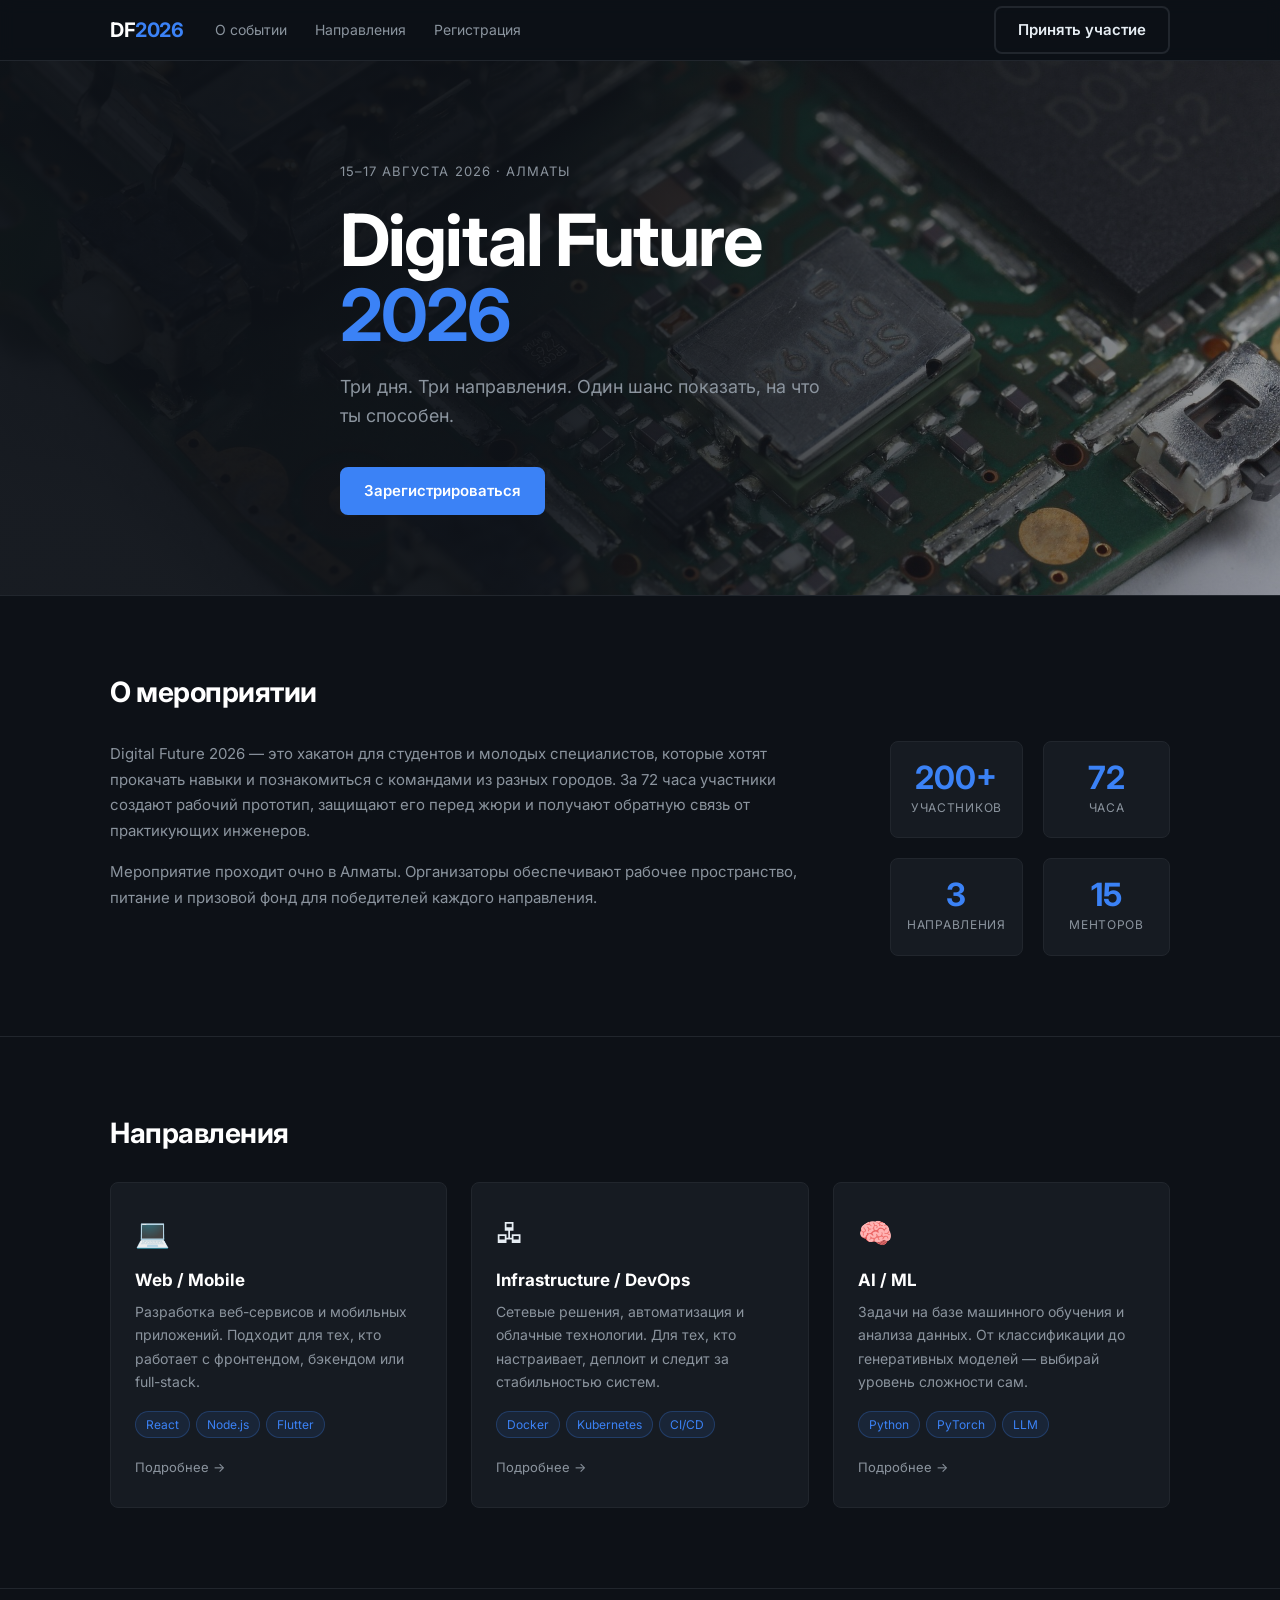
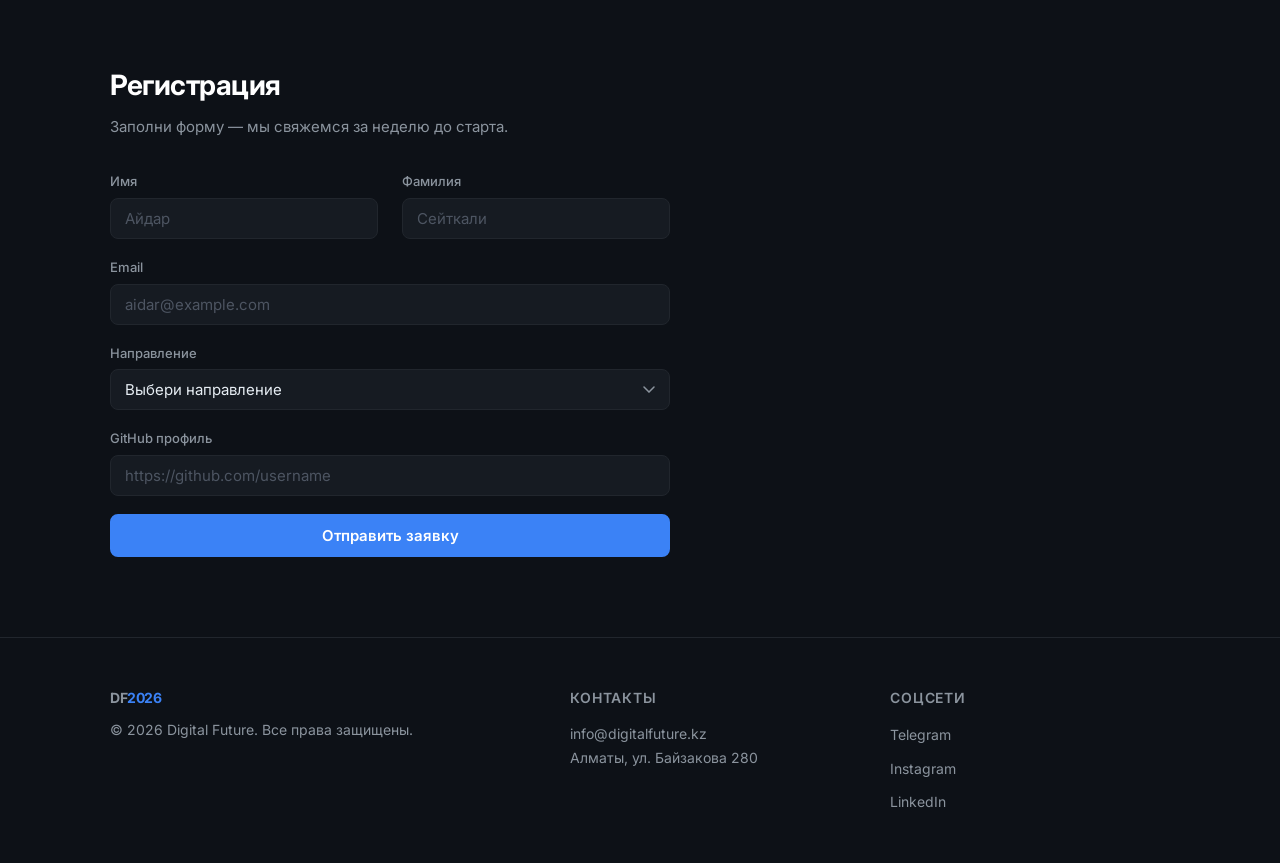
<file: index.html>
<!DOCTYPE html>
<html lang="ru">

<head>
    <meta charset="UTF-8" />
    <meta name="viewport" content="width=device-width, initial-scale=1.0" />
    <title>Digital Future 2026 — Хакатон</title>
    <link rel="stylesheet" href="css/style.css" />
    <link rel="preconnect" href="https://fonts.googleapis.com" />
    <link href="https://fonts.googleapis.com/css2?family=Inter:wght@400;500;600;700&display=swap" rel="stylesheet" />
</head>

<body>

    <!-- HEADER -->
    <header class="site-header">
        <div class="container header-inner">
            <a href="#" class="logo">DF<span>2026</span></a>
            <nav class="main-nav">
                <ul>
                    <li><a href="#about">О событии</a></li>
                    <li><a href="#tracks">Направления</a></li>
                    <li><a href="#registration">Регистрация</a></li>
                </ul>
            </nav>
            <a href="#registration" class="btn btn-outline">Принять участие</a>
            <button class="burger" aria-label="Открыть меню">&#9776;</button>
        </div>
    </header>

    <main>

        <!-- HERO -->
        <section class="hero" id="hero">
            <div class="container hero-content">
                <p class="hero-eyebrow">15–17 августа 2026 · Алматы</p>
                <h1>Digital Future<br /><span>2026</span></h1>
                <p class="hero-sub">Три дня. Три направления. Один шанс показать, на что ты способен.</p>
                <a href="#registration" class="btn btn-primary">Зарегистрироваться</a>
            </div>
        </section>

        <!-- ABOUT -->
        <section class="about" id="about">
            <div class="container">
                <h2 class="section-title">О мероприятии</h2>
                <div class="about-grid">
                    <div class="about-text">
                        <p>Digital Future 2026 — это хакатон для студентов и молодых специалистов, которые хотят
                            прокачать навыки и познакомиться с командами из разных городов. За 72 часа участники создают
                            рабочий прототип, защищают его перед жюри и получают обратную связь от практикующих
                            инженеров.</p>
                        <p>Мероприятие проходит очно в Алматы. Организаторы обеспечивают рабочее пространство, питание и
                            призовой фонд для победителей каждого направления.</p>
                    </div>
                    <ul class="about-stats">
                        <li><strong>200+</strong><span>участников</span></li>
                        <li><strong>72</strong><span>часа</span></li>
                        <li><strong>3</strong><span>направления</span></li>
                        <li><strong>15</strong><span>менторов</span></li>
                    </ul>
                </div>
            </div>
        </section>

        <!-- TRACKS -->
        <section class="tracks" id="tracks">
            <div class="container">
                <h2 class="section-title">Направления</h2>
                <div class="tracks-grid">

                    <a href="track-web.html" class="track-card">
                        <div class="track-icon">&#x1F4BB;</div>
                        <h3>Web / Mobile</h3>
                        <p>Разработка веб-сервисов и мобильных приложений. Подходит для тех, кто работает с фронтендом,
                            бэкендом или full-stack.</p>
                        <ul class="track-tags">
                            <li>React</li>
                            <li>Node.js</li>
                            <li>Flutter</li>
                        </ul>
                        <span class="track-card-more">Подробнее →</span>
                    </a>

                    <a href="track-devops.html" class="track-card">
                        <div class="track-icon">&#x1F5A7;</div>
                        <h3>Infrastructure / DevOps</h3>
                        <p>Сетевые решения, автоматизация и облачные технологии. Для тех, кто настраивает, деплоит и
                            следит за стабильностью систем.</p>
                        <ul class="track-tags">
                            <li>Docker</li>
                            <li>Kubernetes</li>
                            <li>CI/CD</li>
                        </ul>
                        <span class="track-card-more">Подробнее →</span>
                    </a>

                    <a href="track-ai.html" class="track-card">
                        <div class="track-icon">&#x1F9E0;</div>
                        <h3>AI / ML</h3>
                        <p>Задачи на базе машинного обучения и анализа данных. От классификации до генеративных моделей
                            — выбирай уровень сложности сам.</p>
                        <ul class="track-tags">
                            <li>Python</li>
                            <li>PyTorch</li>
                            <li>LLM</li>
                        </ul>
                        <span class="track-card-more">Подробнее →</span>
                    </a>

                </div>
            </div>
        </section>

        <!-- REGISTRATION -->
        <section class="registration" id="registration">
            <div class="container">
                <h2 class="section-title">Регистрация</h2>
                <p class="section-sub">Заполни форму — мы свяжемся за неделю до старта.</p>
                <form class="reg-form" id="reg-form" novalidate>
                    <div class="form-row">
                        <div class="form-group">
                            <label for="fname">Имя</label>
                            <input type="text" id="fname" name="fname" placeholder="Айдар" required />
                        </div>
                        <div class="form-group">
                            <label for="lname">Фамилия</label>
                            <input type="text" id="lname" name="lname" placeholder="Сейткали" required />
                        </div>
                    </div>
                    <div class="form-group">
                        <label for="email">Email</label>
                        <input type="email" id="email" name="email" placeholder="aidar@example.com" required />
                    </div>
                    <div class="form-group">
                        <label for="track">Направление</label>
                        <select id="track" name="track" required>
                            <option value="" disabled selected>Выбери направление</option>
                            <option value="web">Web / Mobile</option>
                            <option value="devops">Infrastructure / DevOps</option>
                            <option value="ai">AI / ML</option>
                        </select>
                    </div>
                    <div class="form-group">
                        <label for="github">GitHub профиль</label>
                        <input type="url" id="github" name="github" placeholder="https://github.com/username" />
                    </div>
                    <button type="submit" class="btn btn-primary btn-full">Отправить заявку</button>
                </form>
            </div>
        </section>

    </main>

    <footer class="site-footer">
        <div class="container footer-inner">
            <div class="footer-col">
                <p class="logo">DF<span>2026</span></p>
                <p class="footer-copy">&copy; 2026 Digital Future. Все права защищены.</p>
            </div>
            <div class="footer-col">
                <p class="footer-heading">Контакты</p>
                <p><a href="mailto:info@digitalfuture.kz">info@digitalfuture.kz</a></p>
                <p>Алматы, ул. Байзакова 280</p>
            </div>
            <div class="footer-col">
                <p class="footer-heading">Соцсети</p>
                <ul class="social-links">
                    <li><a href="#">Telegram</a></li>
                    <li><a href="#">Instagram</a></li>
                    <li><a href="#">LinkedIn</a></li>
                </ul>
            </div>
        </div>
    </footer>

    <script>
        document.querySelectorAll('a[href^="#"]').forEach(link => {
            link.addEventListener('click', e => {
                const target = document.querySelector(link.getAttribute('href'));
                if (target) {
                    e.preventDefault();
                    target.scrollIntoView({ behavior: 'smooth' });
                }
            });
        });

        const burger = document.querySelector('.burger');
        const nav = document.querySelector('.main-nav');
        burger.addEventListener('click', () => {
            nav.classList.toggle('open');
        });
        document.getElementById('reg-form').addEventListener('submit', function (e) {
            e.preventDefault();

            const fname = document.getElementById('fname').value.trim();
            const lname = document.getElementById('lname').value.trim();
            const email = document.getElementById('email').value.trim();
            const track = document.getElementById('track').value;

            if (!fname || !lname || !email || !track) {
                [document.getElementById('fname'), document.getElementById('lname'),
                document.getElementById('email'), document.getElementById('track')].forEach(el => {
                    if (!el.value.trim()) {
                        el.style.borderColor = '#ef4444';
                        el.addEventListener('input', () => el.style.borderColor = '', { once: true });
                    }
                });
                return;
            }

            const params = new URLSearchParams({ email });
            window.location.href = 'success.html?' + params.toString();
        });
    </script>

</body>

</html>
</file>
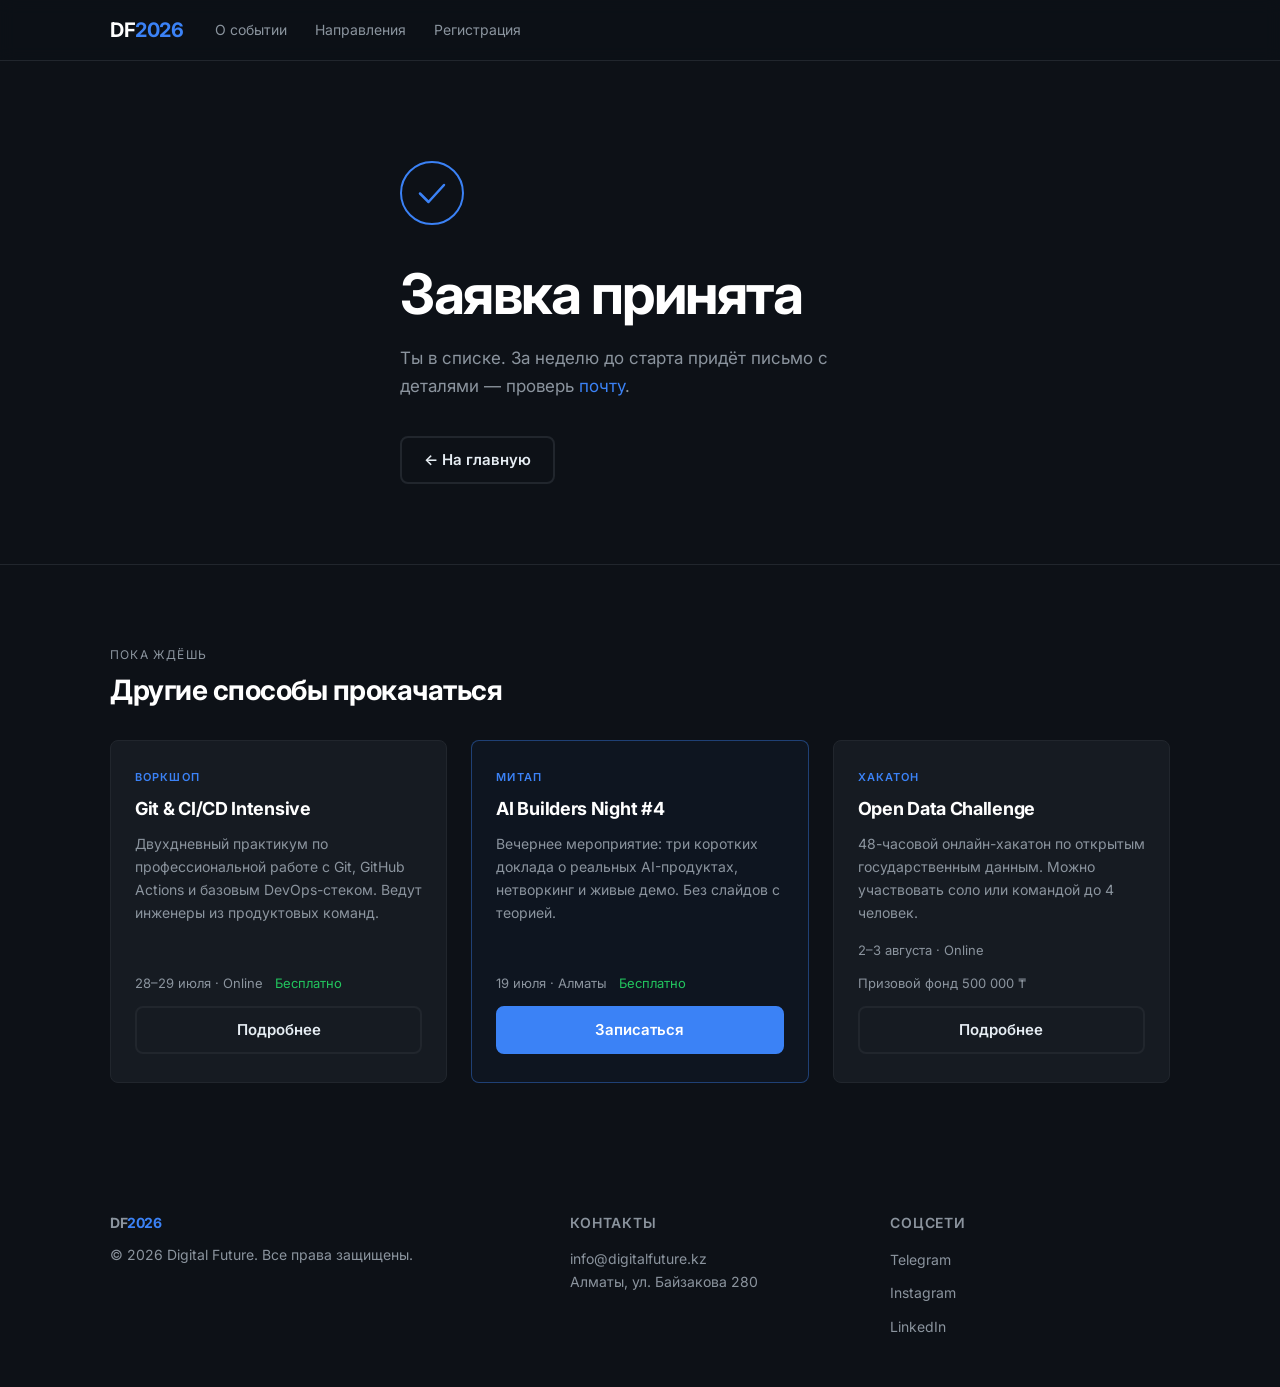
<file: success.html>
<!DOCTYPE html>
<html lang="ru">

<head>
    <meta charset="UTF-8" />
    <meta name="viewport" content="width=device-width, initial-scale=1.0" />
    <title>Заявка принята — Digital Future 2026</title>
    <link rel="stylesheet" href="css/style.css" />
    <link rel="stylesheet" href="css/success.css" />
    <link rel="preconnect" href="https://fonts.googleapis.com" />
    <link href="https://fonts.googleapis.com/css2?family=Inter:wght@400;500;600;700&display=swap" rel="stylesheet" />
</head>

<body>

    <header class="site-header">
        <div class="container header-inner">
            <a href="index.html" class="logo">DF<span>2026</span></a>
            <nav class="main-nav">
                <ul>
                    <li><a href="index.html#about">О событии</a></li>
                    <li><a href="index.html#tracks">Направления</a></li>
                    <li><a href="index.html#registration">Регистрация</a></li>
                </ul>
            </nav>
            <button class="burger" aria-label="Открыть меню">&#9776;</button>
        </div>
    </header>

    <main>
        <section class="success-hero">
            <div class="container success-content">
                <div class="success-icon" aria-hidden="true">
                    <svg width="64" height="64" viewBox="0 0 64 64" fill="none" xmlns="http://www.w3.org/2000/svg">
                        <circle cx="32" cy="32" r="31" stroke="#3b82f6" stroke-width="2"/>
                        <path d="M20 32.5L28.5 41L44 24" stroke="#3b82f6" stroke-width="2.5" stroke-linecap="round" stroke-linejoin="round"/>
                    </svg>
                </div>
                <h1>Заявка принята</h1>
                <p class="success-lead">Ты в списке. За неделю до старта придёт письмо с деталями — проверь <span id="user-email">почту</span>.</p>
                <a href="index.html" class="btn btn-outline">← На главную</a>
            </div>
        </section>

        <section class="also-section">
            <div class="container">
                <p class="also-eyebrow">Пока ждёшь</p>
                <h2 class="section-title">Другие способы прокачаться</h2>
                <div class="also-grid">

                    <article class="also-card">
                        <div class="also-card-tag">Воркшоп</div>
                        <h3>Git & CI/CD Intensive</h3>
                        <p>Двухдневный практикум по профессиональной работе с Git, GitHub Actions и базовым DevOps-стеком. Ведут инженеры из продуктовых команд.</p>
                        <div class="also-card-meta">
                            <span>28–29 июля · Online</span>
                            <span class="also-card-free">Бесплатно</span>
                        </div>
                        <a href="#" class="btn btn-outline">Подробнее</a>
                    </article>

                    <article class="also-card also-card--accent">
                        <div class="also-card-tag">Митап</div>
                        <h3>AI Builders Night #4</h3>
                        <p>Вечернее мероприятие: три коротких доклада о реальных AI-продуктах, нетворкинг и живые демо. Без слайдов с теорией.</p>
                        <div class="also-card-meta">
                            <span>19 июля · Алматы</span>
                            <span class="also-card-free">Бесплатно</span>
                        </div>
                        <a href="#" class="btn btn-primary">Записаться</a>
                    </article>

                    <article class="also-card">
                        <div class="also-card-tag">Хакатон</div>
                        <h3>Open Data Challenge</h3>
                        <p>48-часовой онлайн-хакатон по открытым государственным данным. Можно участвовать соло или командой до 4 человек.</p>
                        <div class="also-card-meta">
                            <span>2–3 августа · Online</span>
                            <span>Призовой фонд 500 000 ₸</span>
                        </div>
                        <a href="#" class="btn btn-outline">Подробнее</a>
                    </article>

                </div>
            </div>
        </section>
    </main>

    <footer class="site-footer">
        <div class="container footer-inner">
            <div class="footer-col">
                <p class="logo">DF<span>2026</span></p>
                <p class="footer-copy">&copy; 2026 Digital Future. Все права защищены.</p>
            </div>
            <div class="footer-col">
                <p class="footer-heading">Контакты</p>
                <p><a href="mailto:info@digitalfuture.kz">info@digitalfuture.kz</a></p>
                <p>Алматы, ул. Байзакова 280</p>
            </div>
            <div class="footer-col">
                <p class="footer-heading">Соцсети</p>
                <ul class="social-links">
                    <li><a href="#">Telegram</a></li>
                    <li><a href="#">Instagram</a></li>
                    <li><a href="#">LinkedIn</a></li>
                </ul>
            </div>
        </div>
    </footer>

    <script>
        const burger = document.querySelector('.burger');
        const nav = document.querySelector('.main-nav');
        burger.addEventListener('click', () => nav.classList.toggle('open'));

        // подставить email из URL если передали: success.html?email=...
        const params = new URLSearchParams(window.location.search);
        if (params.get('email')) {
            document.getElementById('user-email').textContent = params.get('email');
        }
    </script>

</body>
</html>
</file>
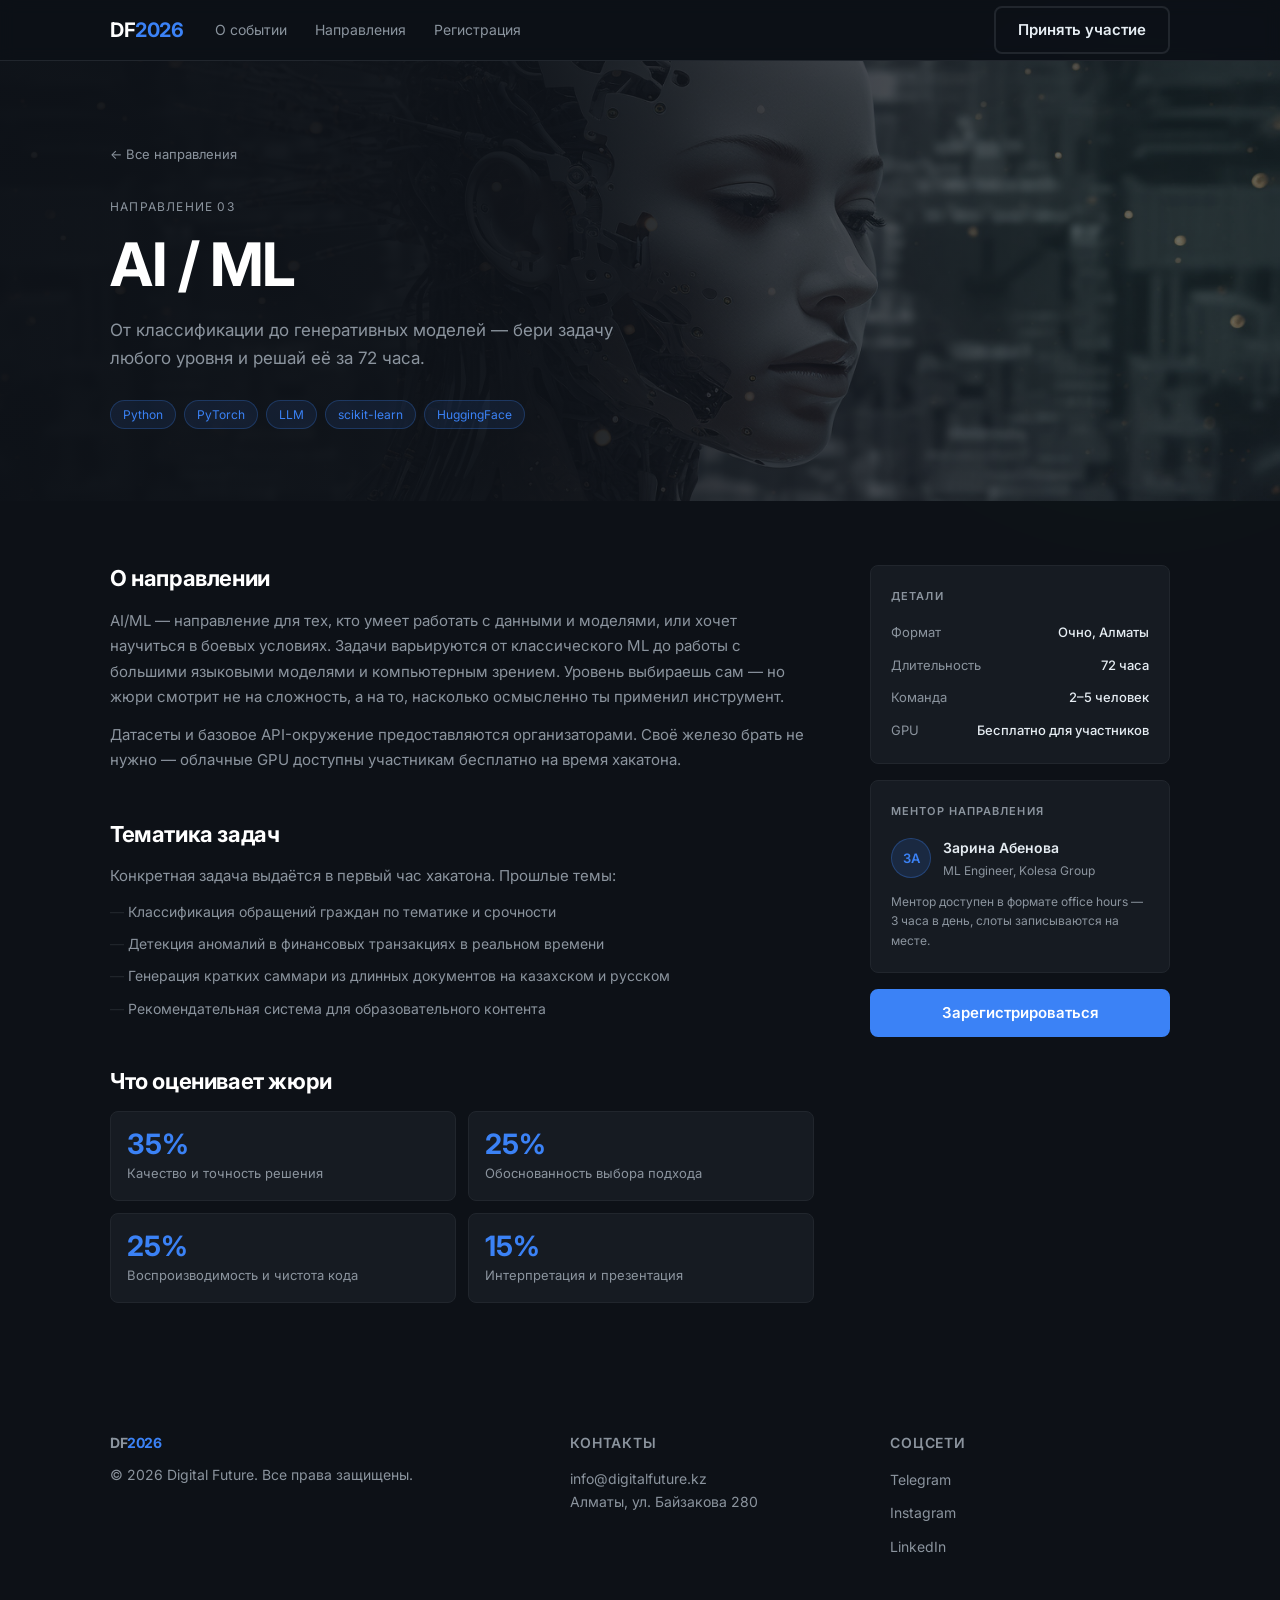
<file: track-ai.html>
<!DOCTYPE html>
<html lang="ru">

<head>
    <meta charset="UTF-8" />
    <meta name="viewport" content="width=device-width, initial-scale=1.0" />
    <title>AI / ML — Digital Future 2026</title>
    <link rel="stylesheet" href="css/style.css" />
    <link rel="stylesheet" href="css/track.css" />
    <link rel="preconnect" href="https://fonts.googleapis.com" />
    <link href="https://fonts.googleapis.com/css2?family=Inter:wght@400;500;600;700&display=swap" rel="stylesheet" />
</head>

<body>

    <header class="site-header">
        <div class="container header-inner">
            <a href="index.html" class="logo">DF<span>2026</span></a>
            <nav class="main-nav">
                <ul>
                    <li><a href="index.html#about">О событии</a></li>
                    <li><a href="index.html#tracks">Направления</a></li>
                    <li><a href="index.html#registration">Регистрация</a></li>
                </ul>
            </nav>
            <a href="index.html#registration" class="btn btn-outline">Принять участие</a>
            <button class="burger" aria-label="Открыть меню">&#9776;</button>
        </div>
    </header>

    <main>

        <section class="track-hero track-hero--ai">
            <div class="container">
                <a href="index.html#tracks" class="track-back">← Все направления</a>
                <div class="track-hero-label">Направление 03</div>
                <h1>AI / ML</h1>
                <p class="track-hero-sub">От классификации до генеративных моделей — бери задачу любого уровня и решай
                    её за 72 часа.</p>
                <div class="track-hero-tags">
                    <span>Python</span><span>PyTorch</span><span>LLM</span><span>scikit-learn</span><span>HuggingFace</span>
                </div>
            </div>
        </section>

        <section class="track-body">
            <div class="container track-layout">

                <div class="track-main">

                    <div class="track-block">
                        <h2>О направлении</h2>
                        <p>AI/ML — направление для тех, кто умеет работать с данными и моделями, или хочет научиться в
                            боевых условиях. Задачи варьируются от классического ML до работы с большими языковыми
                            моделями и компьютерным зрением. Уровень выбираешь сам — но жюри смотрит не на сложность, а
                            на то, насколько осмысленно ты применил инструмент.</p>
                        <p>Датасеты и базовое API-окружение предоставляются организаторами. Своё железо брать не нужно —
                            облачные GPU доступны участникам бесплатно на время хакатона.</p>
                    </div>

                    <div class="track-block">
                        <h2>Тематика задач</h2>
                        <p>Конкретная задача выдаётся в первый час хакатона. Прошлые темы:</p>
                        <ul class="track-list">
                            <li>Классификация обращений граждан по тематике и срочности</li>
                            <li>Детекция аномалий в финансовых транзакциях в реальном времени</li>
                            <li>Генерация кратких саммари из длинных документов на казахском и русском</li>
                            <li>Рекомендательная система для образовательного контента</li>
                        </ul>
                    </div>

                    <div class="track-block">
                        <h2>Что оценивает жюри</h2>
                        <div class="criteria-grid">
                            <div class="criteria-item">
                                <div class="criteria-num">35%</div>
                                <div class="criteria-label">Качество и точность решения</div>
                            </div>
                            <div class="criteria-item">
                                <div class="criteria-num">25%</div>
                                <div class="criteria-label">Обоснованность выбора подхода</div>
                            </div>
                            <div class="criteria-item">
                                <div class="criteria-num">25%</div>
                                <div class="criteria-label">Воспроизводимость и чистота кода</div>
                            </div>
                            <div class="criteria-item">
                                <div class="criteria-num">15%</div>
                                <div class="criteria-label">Интерпретация и презентация</div>
                            </div>
                        </div>
                    </div>

                </div>

                <aside class="track-sidebar">
                    <div class="sidebar-card">
                        <div class="sidebar-heading">Детали</div>
                        <ul class="sidebar-info">
                            <li><span>Формат</span><strong>Очно, Алматы</strong></li>
                            <li><span>Длительность</span><strong>72 часа</strong></li>
                            <li><span>Команда</span><strong>2–5 человек</strong></li>
                            <li><span>GPU</span><strong>Бесплатно для участников</strong></li>
                        </ul>
                    </div>

                    <div class="sidebar-card">
                        <div class="sidebar-heading">Ментор направления</div>
                        <div class="mentor-card">
                            <div class="mentor-avatar">ЗА</div>
                            <div>
                                <div class="mentor-name">Зарина Абенова</div>
                                <div class="mentor-role">ML Engineer, Kolesa Group</div>
                            </div>
                        </div>
                        <p class="sidebar-note">Ментор доступен в формате office hours — 3 часа в день, слоты
                            записываются на месте.</p>
                    </div>

                    <a href="index.html#registration" class="btn btn-primary btn-full">Зарегистрироваться</a>
                </aside>

            </div>
        </section>

    </main>

    <footer class="site-footer">
        <div class="container footer-inner">
            <div class="footer-col">
                <p class="logo">DF<span>2026</span></p>
                <p class="footer-copy">&copy; 2026 Digital Future. Все права защищены.</p>
            </div>
            <div class="footer-col">
                <p class="footer-heading">Контакты</p>
                <p><a href="mailto:info@digitalfuture.kz">info@digitalfuture.kz</a></p>
                <p>Алматы, ул. Байзакова 280</p>
            </div>
            <div class="footer-col">
                <p class="footer-heading">Соцсети</p>
                <ul class="social-links">
                    <li><a href="#">Telegram</a></li>
                    <li><a href="#">Instagram</a></li>
                    <li><a href="#">LinkedIn</a></li>
                </ul>
            </div>
        </div>
    </footer>

    <script>
        const burger = document.querySelector('.burger');
        const nav = document.querySelector('.main-nav');
        burger.addEventListener('click', () => nav.classList.toggle('open'));
    </script>

</body>

</html>
</file>
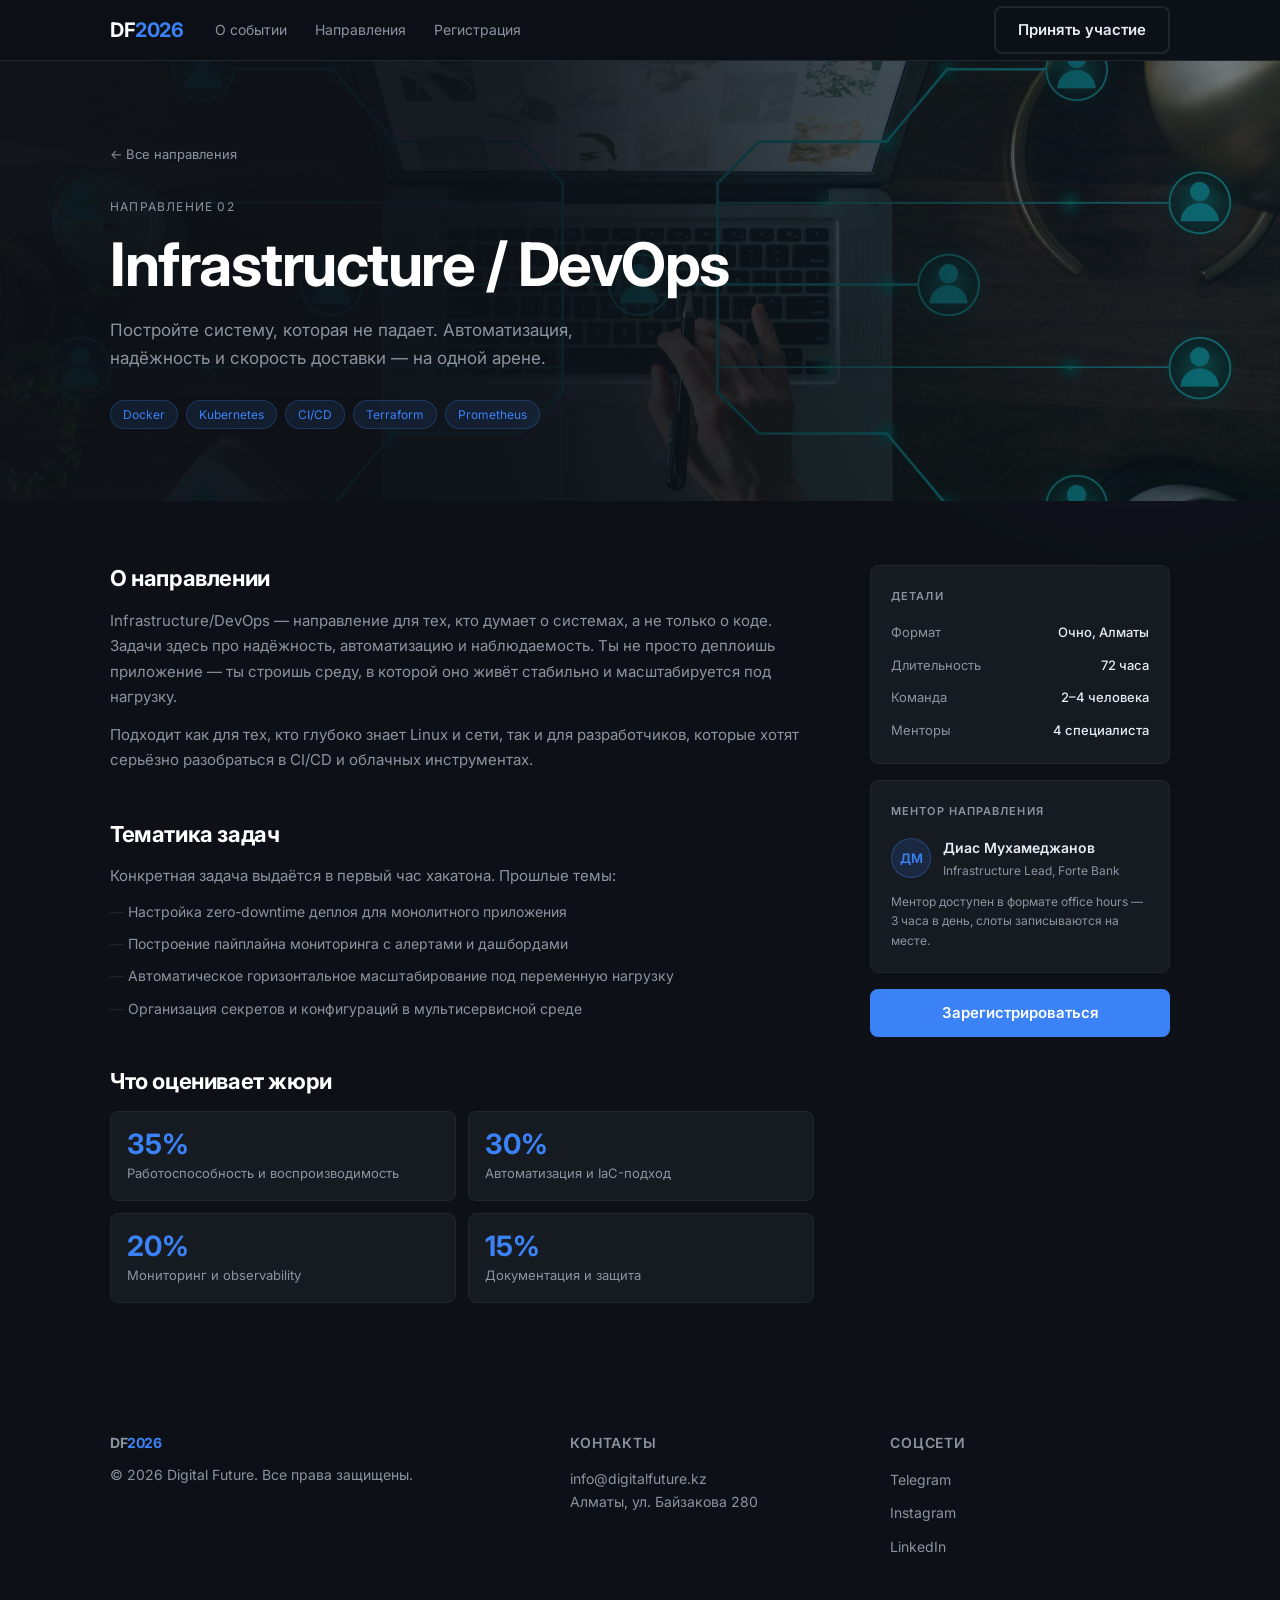
<file: track-devops.html>
<!DOCTYPE html>
<html lang="ru">

<head>
    <meta charset="UTF-8" />
    <meta name="viewport" content="width=device-width, initial-scale=1.0" />
    <title>Infrastructure / DevOps — Digital Future 2026</title>
    <link rel="stylesheet" href="css/style.css" />
    <link rel="stylesheet" href="css/track.css" />
    <link rel="preconnect" href="https://fonts.googleapis.com" />
    <link href="https://fonts.googleapis.com/css2?family=Inter:wght@400;500;600;700&display=swap" rel="stylesheet" />
</head>

<body>

    <header class="site-header">
        <div class="container header-inner">
            <a href="index.html" class="logo">DF<span>2026</span></a>
            <nav class="main-nav">
                <ul>
                    <li><a href="index.html#about">О событии</a></li>
                    <li><a href="index.html#tracks">Направления</a></li>
                    <li><a href="index.html#registration">Регистрация</a></li>
                </ul>
            </nav>
            <a href="index.html#registration" class="btn btn-outline">Принять участие</a>
            <button class="burger" aria-label="Открыть меню">&#9776;</button>
        </div>
    </header>

    <main>

        <section class="track-hero track-hero--devops">
            <div class="container">
                <a href="index.html#tracks" class="track-back">← Все направления</a>
                <div class="track-hero-label">Направление 02</div>
                <h1>Infrastructure / DevOps</h1>
                <p class="track-hero-sub">Постройте систему, которая не падает. Автоматизация, надёжность и скорость
                    доставки — на одной арене.</p>
                <div class="track-hero-tags">
                    <span>Docker</span><span>Kubernetes</span><span>CI/CD</span><span>Terraform</span><span>Prometheus</span>
                </div>
            </div>
        </section>

        <section class="track-body">
            <div class="container track-layout">

                <div class="track-main">

                    <div class="track-block">
                        <h2>О направлении</h2>
                        <p>Infrastructure/DevOps — направление для тех, кто думает о системах, а не только о коде.
                            Задачи здесь про надёжность, автоматизацию и наблюдаемость. Ты не просто деплоишь приложение
                            — ты строишь среду, в которой оно живёт стабильно и масштабируется под нагрузку.</p>
                        <p>Подходит как для тех, кто глубоко знает Linux и сети, так и для разработчиков, которые хотят
                            серьёзно разобраться в CI/CD и облачных инструментах.</p>
                    </div>

                    <div class="track-block">
                        <h2>Тематика задач</h2>
                        <p>Конкретная задача выдаётся в первый час хакатона. Прошлые темы:</p>
                        <ul class="track-list">
                            <li>Настройка zero-downtime деплоя для монолитного приложения</li>
                            <li>Построение пайплайна мониторинга с алертами и дашбордами</li>
                            <li>Автоматическое горизонтальное масштабирование под переменную нагрузку</li>
                            <li>Организация секретов и конфигураций в мультисервисной среде</li>
                        </ul>
                    </div>

                    <div class="track-block">
                        <h2>Что оценивает жюри</h2>
                        <div class="criteria-grid">
                            <div class="criteria-item">
                                <div class="criteria-num">35%</div>
                                <div class="criteria-label">Работоспособность и воспроизводимость</div>
                            </div>
                            <div class="criteria-item">
                                <div class="criteria-num">30%</div>
                                <div class="criteria-label">Автоматизация и IaC-подход</div>
                            </div>
                            <div class="criteria-item">
                                <div class="criteria-num">20%</div>
                                <div class="criteria-label">Мониторинг и observability</div>
                            </div>
                            <div class="criteria-item">
                                <div class="criteria-num">15%</div>
                                <div class="criteria-label">Документация и защита</div>
                            </div>
                        </div>
                    </div>

                </div>

                <aside class="track-sidebar">
                    <div class="sidebar-card">
                        <div class="sidebar-heading">Детали</div>
                        <ul class="sidebar-info">
                            <li><span>Формат</span><strong>Очно, Алматы</strong></li>
                            <li><span>Длительность</span><strong>72 часа</strong></li>
                            <li><span>Команда</span><strong>2–4 человека</strong></li>
                            <li><span>Менторы</span><strong>4 специалиста</strong></li>
                        </ul>
                    </div>

                    <div class="sidebar-card">
                        <div class="sidebar-heading">Ментор направления</div>
                        <div class="mentor-card">
                            <div class="mentor-avatar">ДМ</div>
                            <div>
                                <div class="mentor-name">Диас Мухамеджанов</div>
                                <div class="mentor-role">Infrastructure Lead, Forte Bank</div>
                            </div>
                        </div>
                        <p class="sidebar-note">Ментор доступен в формате office hours — 3 часа в день, слоты
                            записываются на месте.</p>
                    </div>

                    <a href="index.html#registration" class="btn btn-primary btn-full">Зарегистрироваться</a>
                </aside>

            </div>
        </section>

    </main>

    <footer class="site-footer">
        <div class="container footer-inner">
            <div class="footer-col">
                <p class="logo">DF<span>2026</span></p>
                <p class="footer-copy">&copy; 2026 Digital Future. Все права защищены.</p>
            </div>
            <div class="footer-col">
                <p class="footer-heading">Контакты</p>
                <p><a href="mailto:info@digitalfuture.kz">info@digitalfuture.kz</a></p>
                <p>Алматы, ул. Байзакова 280</p>
            </div>
            <div class="footer-col">
                <p class="footer-heading">Соцсети</p>
                <ul class="social-links">
                    <li><a href="#">Telegram</a></li>
                    <li><a href="#">Instagram</a></li>
                    <li><a href="#">LinkedIn</a></li>
                </ul>
            </div>
        </div>
    </footer>

    <script>
        const burger = document.querySelector('.burger');
        const nav = document.querySelector('.main-nav');
        burger.addEventListener('click', () => nav.classList.toggle('open'));
    </script>

</body>

</html>
</file>
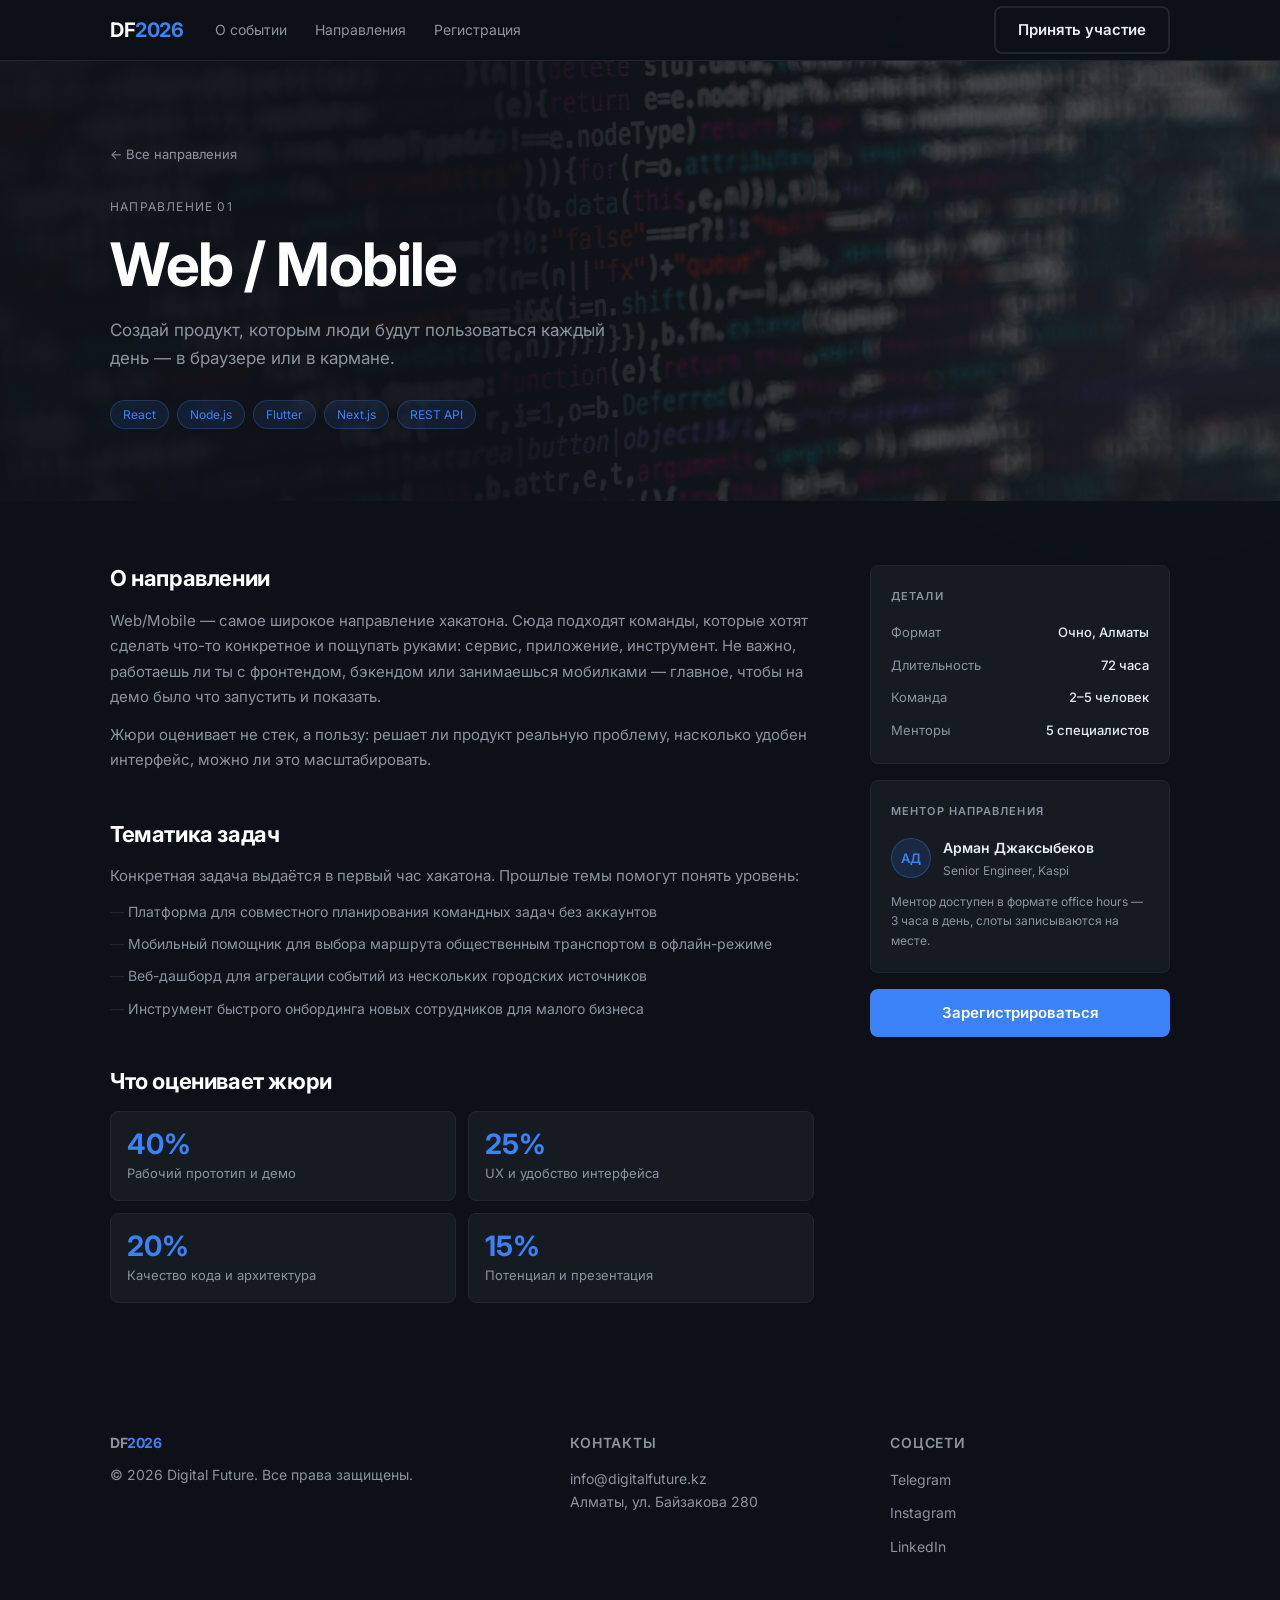
<file: track-web.html>
<!DOCTYPE html>
<html lang="ru">

<head>
    <meta charset="UTF-8" />
    <meta name="viewport" content="width=device-width, initial-scale=1.0" />
    <title>Web / Mobile — Digital Future 2026</title>
    <link rel="stylesheet" href="css/style.css" />
    <link rel="stylesheet" href="css/track.css" />
    <link rel="preconnect" href="https://fonts.googleapis.com" />
    <link href="https://fonts.googleapis.com/css2?family=Inter:wght@400;500;600;700&display=swap" rel="stylesheet" />
</head>

<body>

    <header class="site-header">
        <div class="container header-inner">
            <a href="index.html" class="logo">DF<span>2026</span></a>
            <nav class="main-nav">
                <ul>
                    <li><a href="index.html#about">О событии</a></li>
                    <li><a href="index.html#tracks">Направления</a></li>
                    <li><a href="index.html#registration">Регистрация</a></li>
                </ul>
            </nav>
            <a href="index.html#registration" class="btn btn-outline">Принять участие</a>
            <button class="burger" aria-label="Открыть меню">&#9776;</button>
        </div>
    </header>

    <main>

        <section class="track-hero track-hero--web">
            <div class="container">
                <a href="index.html#tracks" class="track-back">← Все направления</a>
                <div class="track-hero-label">Направление 01</div>
                <h1>Web / Mobile</h1>
                <p class="track-hero-sub">Создай продукт, которым люди будут пользоваться каждый день — в браузере или в
                    кармане.</p>
                <div class="track-hero-tags">
                    <span>React</span><span>Node.js</span><span>Flutter</span><span>Next.js</span><span>REST API</span>
                </div>
            </div>
        </section>

        <section class="track-body">
            <div class="container track-layout">

                <div class="track-main">

                    <div class="track-block">
                        <h2>О направлении</h2>
                        <p>Web/Mobile — самое широкое направление хакатона. Сюда подходят команды, которые хотят сделать
                            что-то конкретное и пощупать руками: сервис, приложение, инструмент. Не важно, работаешь ли
                            ты с фронтендом, бэкендом или занимаешься мобилками — главное, чтобы на демо было что
                            запустить и показать.</p>
                        <p>Жюри оценивает не стек, а пользу: решает ли продукт реальную проблему, насколько удобен
                            интерфейс, можно ли это масштабировать.</p>
                    </div>

                    <div class="track-block">
                        <h2>Тематика задач</h2>
                        <p>Конкретная задача выдаётся в первый час хакатона. Прошлые темы помогут понять уровень:</p>
                        <ul class="track-list">
                            <li>Платформа для совместного планирования командных задач без аккаунтов</li>
                            <li>Мобильный помощник для выбора маршрута общественным транспортом в офлайн-режиме</li>
                            <li>Веб-дашборд для агрегации событий из нескольких городских источников</li>
                            <li>Инструмент быстрого онбординга новых сотрудников для малого бизнеса</li>
                        </ul>
                    </div>

                    <div class="track-block">
                        <h2>Что оценивает жюри</h2>
                        <div class="criteria-grid">
                            <div class="criteria-item">
                                <div class="criteria-num">40%</div>
                                <div class="criteria-label">Рабочий прототип и демо</div>
                            </div>
                            <div class="criteria-item">
                                <div class="criteria-num">25%</div>
                                <div class="criteria-label">UX и удобство интерфейса</div>
                            </div>
                            <div class="criteria-item">
                                <div class="criteria-num">20%</div>
                                <div class="criteria-label">Качество кода и архитектура</div>
                            </div>
                            <div class="criteria-item">
                                <div class="criteria-num">15%</div>
                                <div class="criteria-label">Потенциал и презентация</div>
                            </div>
                        </div>
                    </div>

                </div>

                <aside class="track-sidebar">
                    <div class="sidebar-card">
                        <div class="sidebar-heading">Детали</div>
                        <ul class="sidebar-info">
                            <li><span>Формат</span><strong>Очно, Алматы</strong></li>
                            <li><span>Длительность</span><strong>72 часа</strong></li>
                            <li><span>Команда</span><strong>2–5 человек</strong></li>
                            <li><span>Менторы</span><strong>5 специалистов</strong></li>
                        </ul>
                    </div>

                    <div class="sidebar-card">
                        <div class="sidebar-heading">Ментор направления</div>
                        <div class="mentor-card">
                            <div class="mentor-avatar">АД</div>
                            <div>
                                <div class="mentor-name">Арман Джаксыбеков</div>
                                <div class="mentor-role">Senior Engineer, Kaspi</div>
                            </div>
                        </div>
                        <p class="sidebar-note">Ментор доступен в формате office hours — 3 часа в день, слоты
                            записываются на месте.</p>
                    </div>

                    <a href="index.html#registration" class="btn btn-primary btn-full">Зарегистрироваться</a>
                </aside>

            </div>
        </section>

    </main>

    <footer class="site-footer">
        <div class="container footer-inner">
            <div class="footer-col">
                <p class="logo">DF<span>2026</span></p>
                <p class="footer-copy">&copy; 2026 Digital Future. Все права защищены.</p>
            </div>
            <div class="footer-col">
                <p class="footer-heading">Контакты</p>
                <p><a href="mailto:info@digitalfuture.kz">info@digitalfuture.kz</a></p>
                <p>Алматы, ул. Байзакова 280</p>
            </div>
            <div class="footer-col">
                <p class="footer-heading">Соцсети</p>
                <ul class="social-links">
                    <li><a href="#">Telegram</a></li>
                    <li><a href="#">Instagram</a></li>
                    <li><a href="#">LinkedIn</a></li>
                </ul>
            </div>
        </div>
    </footer>

    <script>
        const burger = document.querySelector('.burger');
        const nav = document.querySelector('.main-nav');
        burger.addEventListener('click', () => nav.classList.toggle('open'));
    </script>

</body>

</html>
</file>
<file: css/style.css>
*,
*::before,
*::after {
    box-sizing: border-box;
    margin: 0;
    padding: 0;
}

:root {
    --color-bg: #0d1117;
    --color-surface: #161b22;
    --color-border: #21262d;
    --color-accent: #3b82f6;
    --color-accent-hover: #2563eb;
    --color-text: #e6edf3;
    --color-muted: #8b949e;
    --color-white: #ffffff;

    --font-main: 'Inter', sans-serif;

    --radius: 8px;
    --container: 1100px;
    --gap: 24px;
}

html {
    scroll-behavior: smooth;
}

body {
    font-family: var(--font-main);
    background-color: var(--color-bg);
    color: var(--color-text);
    line-height: 1.6;
    font-size: 16px;
    -webkit-font-smoothing: antialiased;
}

h1,
h2,
h3 {
    line-height: 1.2;
    font-weight: 700;
    color: var(--color-white);
}

a {
    color: inherit;
    text-decoration: none;
}

ul {
    list-style: none;
}

img {
    max-width: 100%;
    display: block;
}

.container {
    max-width: var(--container);
    margin: 0 auto;
    padding: 0 20px;
}

.btn {
    display: inline-block;
    padding: 10px 22px;
    border-radius: var(--radius);
    font-size: 15px;
    font-weight: 600;
    cursor: pointer;
    transition: background-color 0.2s, color 0.2s, border-color 0.2s;
    border: 2px solid transparent;
    font-family: var(--font-main);
    text-align: center;
}

.btn-primary {
    background-color: var(--color-accent);
    color: var(--color-white);
    border-color: var(--color-accent);
}

.btn-primary:hover {
    background-color: var(--color-accent-hover);
    border-color: var(--color-accent-hover);
}

.btn-outline {
    background-color: transparent;
    color: var(--color-text);
    border-color: var(--color-border);
}

.btn-outline:hover {
    border-color: var(--color-accent);
    color: var(--color-accent);
}

.btn-full {
    width: 100%;
}


.site-header {
    position: sticky;
    top: 0;
    z-index: 100;
    background-color: rgba(13, 17, 23, 0.92);
    backdrop-filter: blur(8px);
    border-bottom: 1px solid var(--color-border);
}

.header-inner {
    display: flex;
    align-items: center;
    gap: 32px;
    height: 60px;
}

.logo {
    font-size: 20px;
    font-weight: 700;
    color: var(--color-white);
    letter-spacing: -0.5px;
    white-space: nowrap;
}

.logo span {
    color: var(--color-accent);
}

.main-nav {
    flex: 1;
}

.main-nav ul {
    display: flex;
    gap: 28px;
}

.main-nav a {
    font-size: 14px;
    color: var(--color-muted);
    transition: color 0.2s;
}

.main-nav a:hover {
    color: var(--color-text);
}

.burger {
    display: none;
    background: none;
    border: none;
    color: var(--color-text);
    font-size: 22px;
    cursor: pointer;
    margin-left: auto;
}

.hero {
    padding: 100px 0 80px;
    border-bottom: 1px solid var(--color-border);
    background-image: url('../img/herobackground.jpg');
    background-size: cover;
    background-position: center;
    position: relative;
}

.hero::after {
    content: '';
    position: absolute;
    inset: 0;
    background: linear-gradient(to right,
            rgba(13, 17, 23, 0.95) 40%,
            rgba(13, 17, 23, 0.4));
    z-index: 0;
}

.hero-content {
    position: relative;
    z-index: 1;
}

.hero-content {
    max-width: 640px;
}

.hero-eyebrow {
    font-size: 13px;
    color: var(--color-muted);
    text-transform: uppercase;
    letter-spacing: 0.08em;
    margin-bottom: 20px;
}

.hero h1 {
    font-size: clamp(42px, 7vw, 72px);
    letter-spacing: -2px;
    margin-bottom: 20px;
    line-height: 1.05;
}

.hero h1 span {
    color: var(--color-accent);
}

.hero-sub {
    font-size: 18px;
    color: var(--color-muted);
    margin-bottom: 36px;
    max-width: 480px;
}

/* ==========================================================
   COMMIT 4: about section
   ========================================================== */

.section-title {
    font-size: 28px;
    margin-bottom: 32px;
    letter-spacing: -0.5px;
}

.section-sub {
    color: var(--color-muted);
    margin-top: -20px;
    margin-bottom: 32px;
    font-size: 15px;
}

.about {
    padding: 80px 0;
    border-bottom: 1px solid var(--color-border);
}

.about-grid {
    display: grid;
    grid-template-columns: 1fr 280px;
    gap: 60px;
    align-items: start;
}

.about-text p {
    color: var(--color-muted);
    margin-bottom: 16px;
    font-size: 15px;
    line-height: 1.7;
}

.about-text p:last-child {
    margin-bottom: 0;
}

.about-stats {
    display: grid;
    grid-template-columns: 1fr 1fr;
    gap: 20px;
}

.about-stats li {
    background-color: var(--color-surface);
    border: 1px solid var(--color-border);
    border-radius: var(--radius);
    padding: 20px 16px;
    text-align: center;
}

.about-stats strong {
    display: block;
    font-size: 32px;
    font-weight: 700;
    color: var(--color-accent);
    line-height: 1;
}

.about-stats span {
    font-size: 12px;
    color: var(--color-muted);
    text-transform: uppercase;
    letter-spacing: 0.06em;
    margin-top: 4px;
    display: block;
}

/* ==========================================================
   COMMIT 4: tracks section
   ========================================================== */

.tracks {
    padding: 80px 0;
    border-bottom: 1px solid var(--color-border);
}

.tracks-grid {
    display: grid;
    grid-template-columns: repeat(3, 1fr);
    gap: var(--gap);
}

.track-card {
    background-color: var(--color-surface);
    border: 1px solid var(--color-border);
    border-radius: var(--radius);
    padding: 28px 24px;
    transition: border-color 0.2s;
    display: block;
    color: inherit;
    text-decoration: none;
}

.track-card:hover {
    border-color: var(--color-accent);
}

.track-icon {
    font-size: 28px;
    margin-bottom: 14px;
}

.track-card h3 {
    font-size: 17px;
    margin-bottom: 10px;
}

.track-card p {
    font-size: 14px;
    color: var(--color-muted);
    line-height: 1.65;
    margin-bottom: 18px;
}

.track-tags {
    display: flex;
    flex-wrap: wrap;
    gap: 6px;
    margin-bottom: 16px;
}

.track-tags li {
    font-size: 12px;
    color: var(--color-accent);
    background-color: rgba(59, 130, 246, 0.1);
    border: 1px solid rgba(59, 130, 246, 0.25);
    padding: 3px 10px;
    border-radius: 20px;
}

.track-card-more {
    display: inline-block;
    font-size: 13px;
    color: var(--color-muted);
    transition: color 0.2s;
}

.track-card:hover .track-card-more {
    color: var(--color-accent);
}

.registration {
    padding: 80px 0;
    border-bottom: 1px solid var(--color-border);
}

.reg-form {
    max-width: 560px;
    display: flex;
    flex-direction: column;
    gap: 18px;
}

.form-row {
    display: grid;
    grid-template-columns: 1fr 1fr;
    gap: var(--gap);
}

.form-group {
    display: flex;
    flex-direction: column;
    gap: 6px;
}

.form-group label {
    font-size: 13px;
    font-weight: 500;
    color: var(--color-muted);
}

.form-group input,
.form-group select {
    background-color: var(--color-surface);
    border: 1px solid var(--color-border);
    border-radius: var(--radius);
    padding: 10px 14px;
    color: var(--color-text);
    font-family: var(--font-main);
    font-size: 15px;
    transition: border-color 0.2s;
    outline: none;
    width: 100%;
}

.form-group input::placeholder {
    color: #4d5562;
}

.form-group input:focus,
.form-group select:focus {
    border-color: var(--color-accent);
}

.form-group select {
    -webkit-appearance: none;
    appearance: none;
    cursor: pointer;
    background-image: url("data:image/svg+xml,%3Csvg xmlns='http://www.w3.org/2000/svg' width='12' height='7' viewBox='0 0 12 7'%3E%3Cpath d='M1 1l5 5 5-5' stroke='%238b949e' stroke-width='1.5' fill='none' stroke-linecap='round'/%3E%3C/svg%3E");
    background-repeat: no-repeat;
    background-position: right 14px center;
    padding-right: 36px;
}

.form-group select option {
    background-color: var(--color-surface);
}

/* ==========================================================
   COMMIT 5: footer
   ========================================================== */

.site-footer {
    padding: 48px 0;
}

.footer-inner {
    display: grid;
    grid-template-columns: 1.5fr 1fr 1fr;
    gap: 40px;
}

.footer-heading {
    font-size: 13px;
    font-weight: 600;
    color: var(--color-text);
    margin-bottom: 12px;
    text-transform: uppercase;
    letter-spacing: 0.06em;
}

.footer-col p {
    font-size: 14px;
    color: var(--color-muted);
    line-height: 1.7;
}

.footer-col a {
    color: var(--color-muted);
    transition: color 0.2s;
}

.footer-col a:hover {
    color: var(--color-text);
}

.footer-copy {
    font-size: 13px;
    color: var(--color-border);
    margin-top: 8px;
}

.social-links {
    display: flex;
    flex-direction: column;
    gap: 8px;
}

.social-links li a {
    font-size: 14px;
    color: var(--color-muted);
}

/* ==========================================================
   COMMIT 5: адаптивность (mobile & tablet)
   ========================================================== */

@media (max-width: 900px) {
    .about-grid {
        grid-template-columns: 1fr;
        gap: 40px;
    }

    .about-stats {
        grid-template-columns: repeat(4, 1fr);
    }

    .tracks-grid {
        grid-template-columns: 1fr 1fr;
    }

    .footer-inner {
        grid-template-columns: 1fr 1fr;
    }
}

@media (max-width: 640px) {
    .hero {
        padding: 64px 0 56px;
    }

    .hero-sub {
        font-size: 16px;
    }

    .about-stats {
        grid-template-columns: 1fr 1fr;
    }

    .tracks-grid {
        grid-template-columns: 1fr;
    }

    .form-row {
        grid-template-columns: 1fr;
    }

    .footer-inner {
        grid-template-columns: 1fr;
        gap: 28px;
    }

    /* burger */
    .burger {
        display: block;
    }

    .site-header .btn-outline {
        display: none;
    }

    .main-nav {
        display: none;
        position: absolute;
        top: 60px;
        left: 0;
        right: 0;
        background-color: var(--color-surface);
        border-bottom: 1px solid var(--color-border);
        padding: 16px 20px;
    }

    .main-nav.open {
        display: block;
    }

    .main-nav ul {
        flex-direction: column;
        gap: 16px;
    }

    .main-nav a {
        font-size: 16px;
        color: var(--color-text);
    }
}
</file>
<file: css/success.css>
.success-hero {
    padding: 100px 0 80px;
    border-bottom: 1px solid var(--color-border);
}

.success-content {
    max-width: 520px;
}

.success-icon {
    margin-bottom: 28px;
}

.success-icon svg {
    animation: pop 0.5s cubic-bezier(0.175, 0.885, 0.32, 1.275) both;
}

@keyframes pop {
    0% {
        transform: scale(0.5);
        opacity: 0;
    }

    100% {
        transform: scale(1);
        opacity: 1;
    }
}

.success-hero h1 {
    font-size: clamp(36px, 6vw, 56px);
    letter-spacing: -1.5px;
    margin-bottom: 16px;
}

.success-lead {
    font-size: 17px;
    color: var(--color-muted);
    margin-bottom: 36px;
    line-height: 1.65;
}

.success-lead span {
    color: var(--color-accent);
}

/* ==========================================================
   also-section — другие события
   ========================================================== */

.also-section {
    padding: 80px 0;
}

.also-eyebrow {
    font-size: 12px;
    color: var(--color-muted);
    text-transform: uppercase;
    letter-spacing: 0.1em;
    margin-bottom: 10px;
}

.also-grid {
    display: grid;
    grid-template-columns: repeat(3, 1fr);
    gap: var(--gap);
    margin-top: 0;
}

.also-card {
    background-color: var(--color-surface);
    border: 1px solid var(--color-border);
    border-radius: var(--radius);
    padding: 28px 24px;
    display: flex;
    flex-direction: column;
    gap: 12px;
    transition: border-color 0.2s;
}

.also-card:hover {
    border-color: var(--color-accent);
}

.also-card--accent {
    border-color: rgba(59, 130, 246, 0.4);
    background-color: rgba(59, 130, 246, 0.04);
}

.also-card-tag {
    font-size: 11px;
    font-weight: 600;
    color: var(--color-accent);
    text-transform: uppercase;
    letter-spacing: 0.1em;
}

.also-card h3 {
    font-size: 18px;
    letter-spacing: -0.3px;
}

.also-card p {
    font-size: 14px;
    color: var(--color-muted);
    line-height: 1.65;
    flex: 1;
}

.also-card-meta {
    display: flex;
    gap: 12px;
    flex-wrap: wrap;
    font-size: 13px;
    color: var(--color-muted);
    padding-top: 4px;
}

.also-card-free {
    color: #22c55e;
}

@media (max-width: 900px) {
    .also-grid {
        grid-template-columns: 1fr 1fr;
    }
}

@media (max-width: 640px) {
    .success-hero {
        padding: 64px 0 52px;
    }

    .also-grid {
        grid-template-columns: 1fr;
    }
}
</file>
<file: css/track.css>
.track-back {
    display: inline-block;
    font-size: 13px;
    color: var(--color-muted);
    margin-bottom: 32px;
    transition: color 0.2s;
}

.track-back:hover {
    color: var(--color-text);
}

/* Hero */

.track-hero {
    padding: 80px 0 72px;
    background-size: cover;
    background-position: center;
    position: relative;
}

.track-hero::after {
    content: '';
    position: absolute;
    inset: 0;
    background: linear-gradient(to right,
            rgba(13, 17, 23, 0.95) 40%,
            rgba(13, 17, 23, 0.5));
    z-index: 0;
}

.track-hero .container {
    position: relative;
    z-index: 1;
}

.track-hero::before {
    content: '';
    position: absolute;
    top: -80px;
    right: -100px;
    width: 480px;
    height: 480px;
    border-radius: 50%;
    opacity: 0.06;
    filter: blur(80px);
    pointer-events: none;
}

.track-hero--web::before {
    background: #3b82f6;
}

.track-hero--devops::before {
    background: #a855f7;
}

.track-hero--ai::before {
    background: #22c55e;
}

.track-hero-icon {
    font-size: 40px;
    margin-bottom: 16px;
    line-height: 1;
}

.track-hero-label {
    font-size: 12px;
    text-transform: uppercase;
    letter-spacing: 0.1em;
    color: var(--color-muted);
    margin-bottom: 12px;
}

.track-hero h1 {
    font-size: clamp(36px, 6vw, 60px);
    letter-spacing: -1.5px;
    margin-bottom: 16px;
}

.track-hero-sub {
    font-size: 17px;
    color: var(--color-muted);
    max-width: 520px;
    line-height: 1.65;
    margin-bottom: 28px;
}

.track-hero-tags {
    display: flex;
    flex-wrap: wrap;
    gap: 8px;
}

.track-hero-tags span {
    font-size: 12px;
    color: var(--color-accent);
    background-color: rgba(59, 130, 246, 0.1);
    border: 1px solid rgba(59, 130, 246, 0.25);
    padding: 4px 12px;
    border-radius: 20px;
}

/* Body layout */

.track-body {
    padding: 64px 0 80px;
}

.track-layout {
    display: grid;
    grid-template-columns: 1fr 300px;
    gap: 56px;
    align-items: start;
}

/* Main content blocks */

.track-block {
    margin-bottom: 48px;
}

.track-block:last-child {
    margin-bottom: 0;
}

.track-block h2 {
    font-size: 22px;
    letter-spacing: -0.4px;
    margin-bottom: 16px;
}

.track-block p {
    font-size: 15px;
    color: var(--color-muted);
    line-height: 1.7;
    margin-bottom: 12px;
}

.track-block p:last-child {
    margin-bottom: 0;
}

.track-list {
    list-style: none;
    display: flex;
    flex-direction: column;
    gap: 10px;
    margin-top: 8px;
}

.track-list li {
    font-size: 14px;
    color: var(--color-muted);
    line-height: 1.6;
    padding-left: 18px;
    position: relative;
}

.track-list li::before {
    content: '—';
    position: absolute;
    left: 0;
    color: var(--color-border);
}

/* Criteria */

.criteria-grid {
    display: grid;
    grid-template-columns: 1fr 1fr;
    gap: 12px;
    margin-top: 16px;
}

.criteria-item {
    background-color: var(--color-surface);
    border: 1px solid var(--color-border);
    border-radius: var(--radius);
    padding: 18px 16px;
}

.criteria-num {
    font-size: 28px;
    font-weight: 700;
    color: var(--color-accent);
    line-height: 1;
    margin-bottom: 6px;
}

.criteria-label {
    font-size: 13px;
    color: var(--color-muted);
    line-height: 1.4;
}

/* Sidebar */

.track-sidebar {
    position: sticky;
    top: 80px;
    display: flex;
    flex-direction: column;
    gap: 16px;
}

.sidebar-card {
    background-color: var(--color-surface);
    border: 1px solid var(--color-border);
    border-radius: var(--radius);
    padding: 22px 20px;
}

.sidebar-heading {
    font-size: 11px;
    font-weight: 600;
    text-transform: uppercase;
    letter-spacing: 0.1em;
    color: var(--color-muted);
    margin-bottom: 16px;
}

.sidebar-info {
    display: flex;
    flex-direction: column;
    gap: 12px;
}

.sidebar-info li {
    display: flex;
    justify-content: space-between;
    align-items: baseline;
    font-size: 13px;
    gap: 8px;
}

.sidebar-info li span {
    color: var(--color-muted);
    flex-shrink: 0;
}

.sidebar-info li strong {
    color: var(--color-text);
    font-weight: 500;
    text-align: right;
}

.mentor-card {
    display: flex;
    align-items: center;
    gap: 12px;
    margin-bottom: 12px;
}

.mentor-avatar {
    width: 40px;
    height: 40px;
    border-radius: 50%;
    background-color: rgba(59, 130, 246, 0.15);
    border: 1px solid rgba(59, 130, 246, 0.3);
    display: flex;
    align-items: center;
    justify-content: center;
    font-size: 13px;
    font-weight: 600;
    color: var(--color-accent);
    flex-shrink: 0;
}

.mentor-name {
    font-size: 14px;
    font-weight: 600;
    color: var(--color-text);
}

.mentor-role {
    font-size: 12px;
    color: var(--color-muted);
    margin-top: 2px;
}

.sidebar-note {
    font-size: 12px;
    color: var(--color-muted);
    line-height: 1.6;
    margin-top: 4px;
}

.track-hero--web {
    background-image: url('../img/webtrackbackground.jpg');
}

.track-hero--devops {
    background-image: url('../img/devopstrackbackground.jpg');
}

.track-hero--ai {
    background-image: url('../img/aitrackbackground.jpg');
}

/* Adaptive */

@media (max-width: 900px) {
    .track-layout {
        grid-template-columns: 1fr;
        gap: 40px;
    }

    .track-sidebar {
        position: static;
    }

    .criteria-grid {
        grid-template-columns: 1fr 1fr;
    }
}

@media (max-width: 640px) {
    .track-hero {
        padding: 56px 0 52px;
    }

    .criteria-grid {
        grid-template-columns: 1fr;
    }
}
</file>
